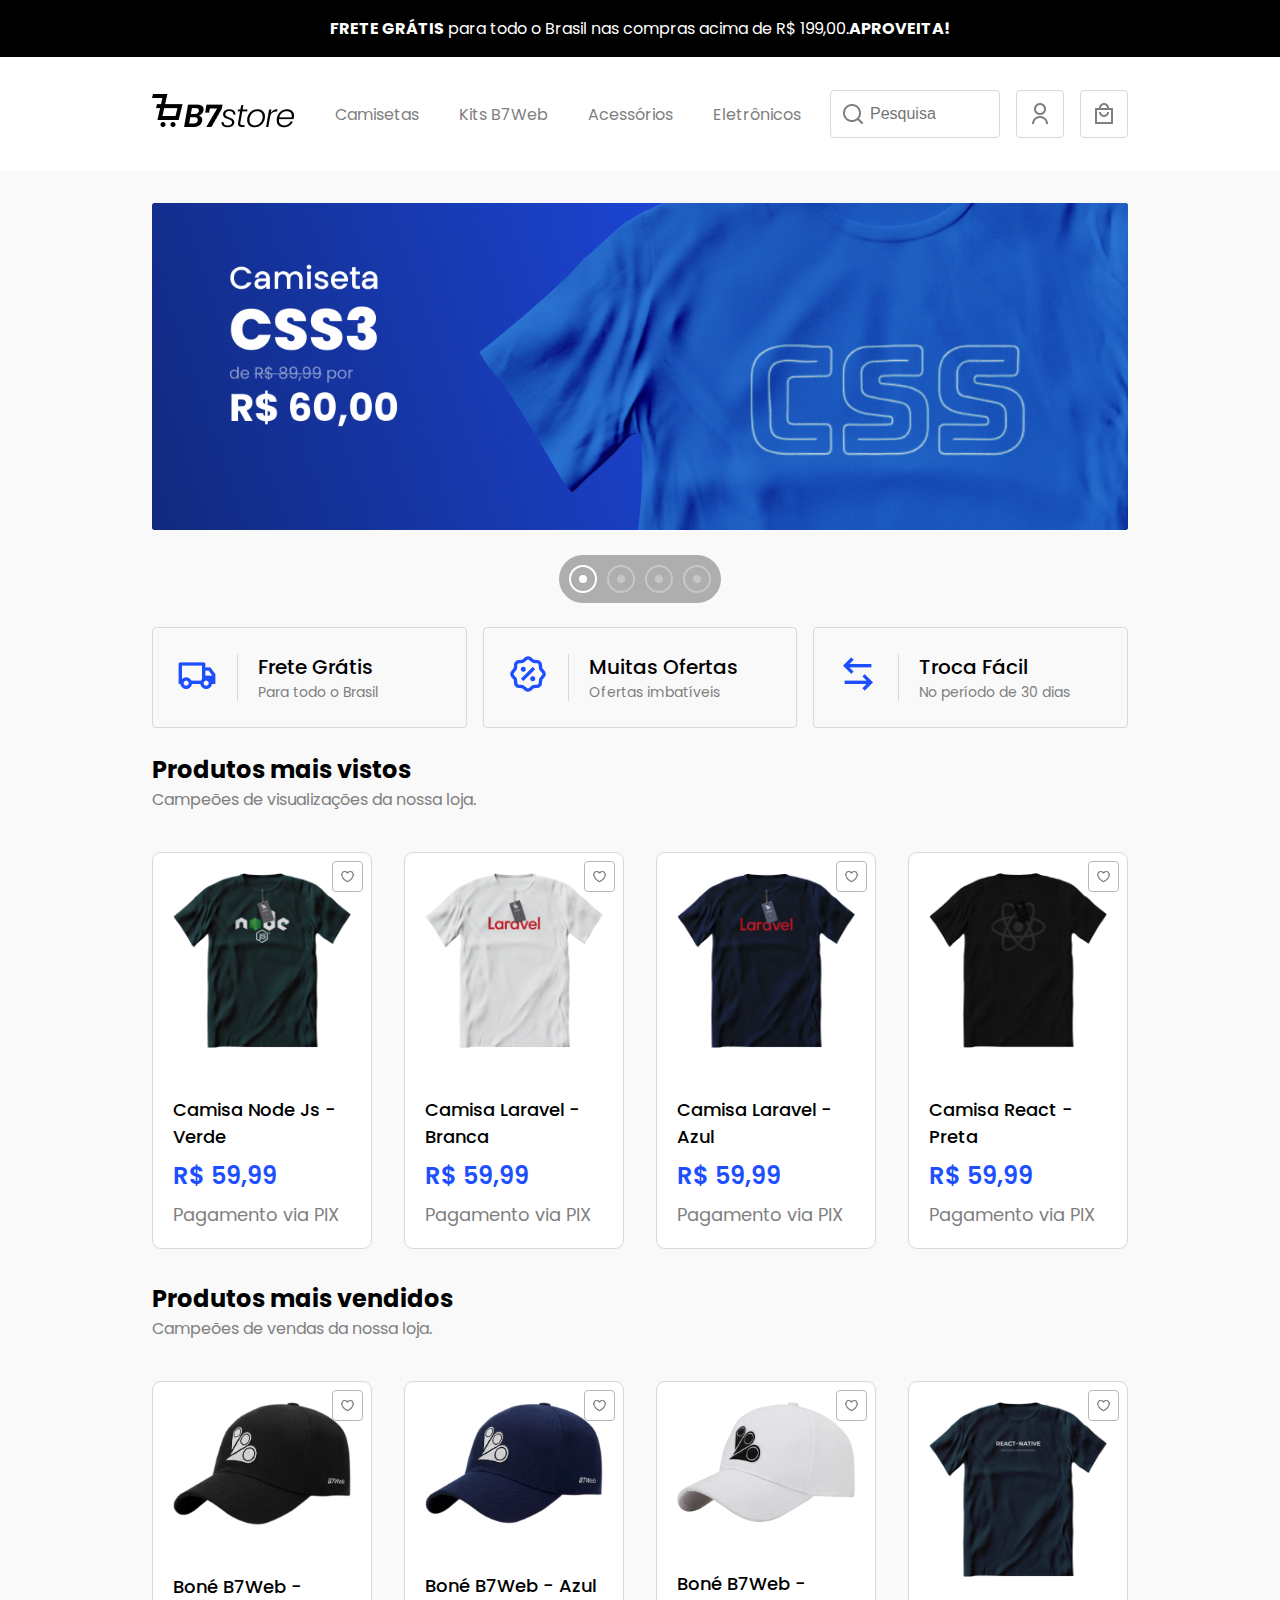
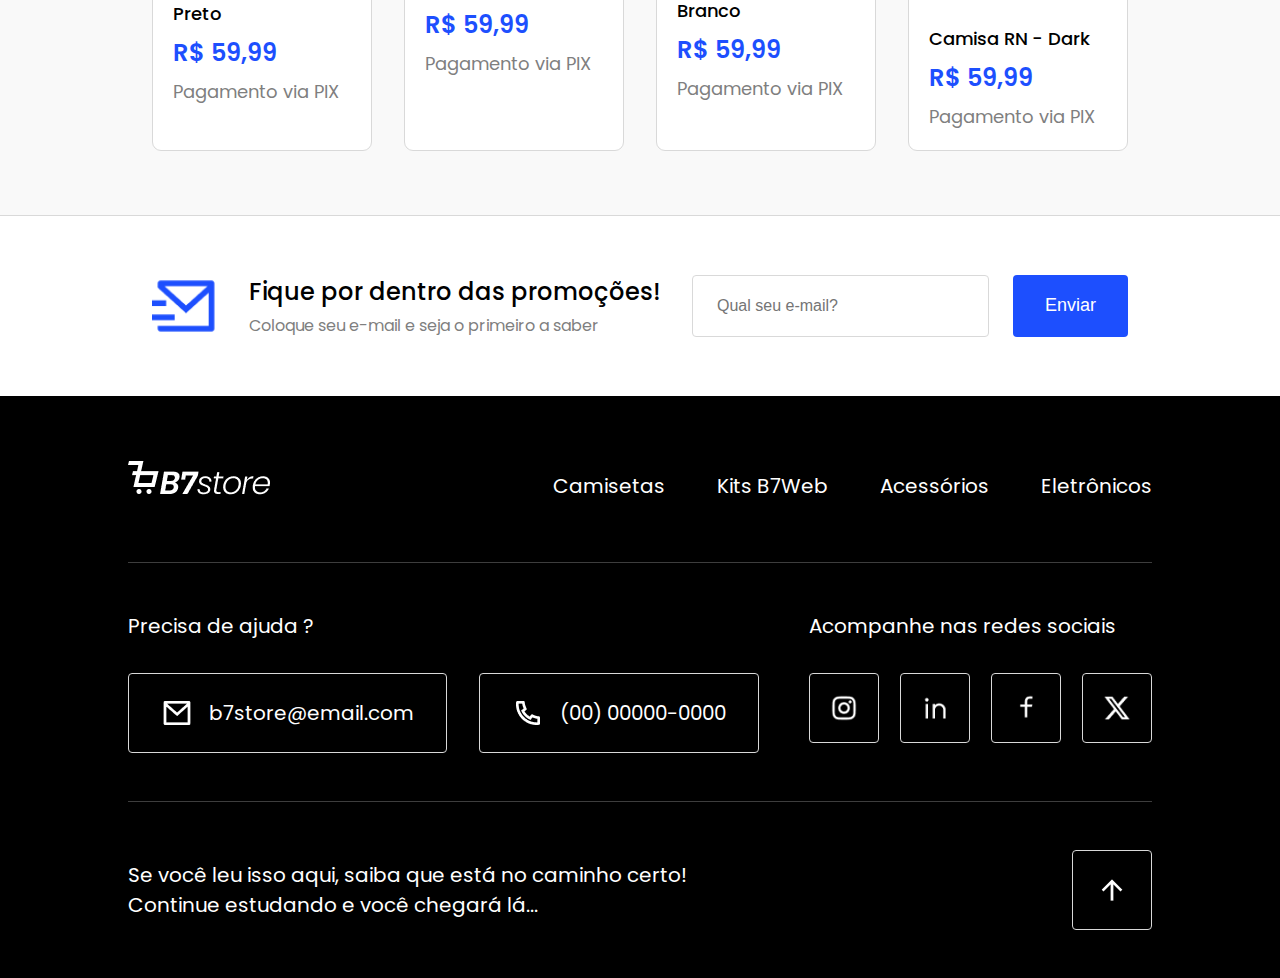
<file: index.html>
<!DOCTYPE html>
<html lang="pt-br">
<head>
  <meta charset="UTF-8">
  <meta name="viewport" content="width=device-width, initial-scale=1.0">
  <title>B7Store</title>
  <link rel="stylesheet" href="assets/css/global.css">
  <link rel="stylesheet" href="assets/css/header.css">
  <link rel="stylesheet" href="assets/css/newsletter.css">
  <link rel="stylesheet" href="assets/css/footer.css">
  <link rel="stylesheet" href="assets/css/home.css">
  <link rel="stylesheet" href="assets/css/single_product.css">
</head>
<body>
  <section class="header-warning">
    <div class="mobile"><span>FRETE GRÁTIS</span> para todo o Brasil!</div>
    <div class="desktop"><span>FRETE GRÁTIS</span> para todo o Brasil nas compras acima de R$ 199,00.<span>APROVEITA!</span></div>
  </section>
  <header>
    <div class="header-main">
      <div class="header-left">
        <a class="logo" href="index.html">
          <img src="assets/images/ui/logo-black.png" alt="B7Store">
        </a>
        <ul>
          <li><a href="produtos.html">Camisetas</a></li>
          <li><a href="produtos.html">Kits B7Web</a></li>
          <li><a href="produtos.html">Acessórios</a></li>
          <li><a href="produtos.html">Eletrônicos</a></li>
        </ul>
      </div>
      <div class="header-right">
        <input class="search" type="text" placeholder="Pesquisa">
        <a class="btn-icon" href="login.html">
          <img src="assets/images/ui/user-line.png" alt="">
        </a>
        <a class="btn-icon"  href="checkout.html">
          <img src="assets/images/ui/shopping-bag-4-line.png" alt="">
        </a>
        <a class="btn-icon menu-burguer">
          <img class="off" src="assets/images/ui/menu-line.png" alt="">
          <img class="on" src="assets/images/ui/menu-line-white.png" alt="">
        </a>
      </div>
    </div>
    <div class="header-menu-mobile">
      <a href="produtos.html">Camisetas</a>
      <a href="produtos.html">Kits B7Web</a>
      <a href="produtos.html">Acessórios</a>
      <a href="produtos.html">Eletrônicos</a>
    </div>
    <div class="header-search">
      <input class="search" type="text" placeholder="O que você procura?">
    </div>
  </header>
  <main>
    <section class="banner">
      <div class="banner-area">
        <a class="active" href="produtos.html"><img src="assets/images/banners/banner-1.png" alt="banner 1"></a>
        <a href="produtos.html"><img src="assets/images/banners/banner-2.png" alt="banner 2"></a>
        <a href="produtos.html"><img src="assets/images/banners/banner-3.png" alt="banner 3"></a>
        <a href="produtos.html"><img src="assets/images/banners/banner-4.png" alt="banner 4"></a>
      </div>
      <div class="banner-counter-area">
        <div class="banner-counter">
          <div class="banner-counter-item active">
            <div class="banner-counter-point"></div>
          </div>
          <div class="banner-counter-item">
            <div class="banner-counter-point"></div>
          </div>
          <div class="banner-counter-item">
            <div class="banner-counter-point"></div>
          </div>
          <div class="banner-counter-item">
            <div class="banner-counter-point"></div>
          </div>
        </div>
      </div>
    </section>
    <section class="warnings">
      <div class="warning">
        <div class="warning-icon">
          <img src="assets/images/ui/truck-line.png" alt="">
        </div>
        <div class="warning-info">
          <div class="warning-title">Frete Grátis</div>
          <div class="warning-subtitle">Para todo o Brasil</div>
        </div>
      </div>
      <div class="warning">
        <div class="warning-icon">
          <img src="assets/images/ui/discount-percent-line.png" alt="">
        </div>
        <div class="warning-info">
          <div class="warning-title">Muitas Ofertas</div>
          <div class="warning-subtitle">Ofertas imbatíveis</div>
        </div>
      </div>
      <div class="warning">
        <div class="warning-icon">
          <img src="assets/images/ui/arrow-left-right-line.png" alt="">
        </div>
        <div class="warning-info">
          <div class="warning-title">Troca Fácil</div>
          <div class="warning-subtitle">No período de 30 dias </div>
        </div>
      </div>
    </section>
    <section class="product-list">
      <h4>Produtos mais vistos</h4>
      <h5>Campeões de visualizações da nossa loja.</h5>
      <div class="products-area">
        <div class="product-item">
          <a href="product.html">
            <div class="product-photo">
              <img src="assets/images/products/camiseta-node.png" alt="camiseta node">
            </div>
            <div class="product-name">Camisa Node Js - Verde</div>
            <div class="product-price">R$ 59,99</div>
            <div class="product-info">Pagamento via PIX</div>
          </a>
          <div class="product-fav">
            <img src="assets/images/ui/heart-3-line.png" alt="like">
          </div>  
        </div>
        <div class="product-item">
          <a href="product.html">
            <div class="product-photo">
              <img src="assets/images/products/camiseta-laravel-branca.png" alt="camiseta laravel branca">
            </div>
            <div class="product-name">Camisa Laravel - Branca</div>
            <div class="product-price">R$ 59,99</div>
            <div class="product-info">Pagamento via PIX</div>
          </a>
          <div class="product-fav">
            <img src="assets/images/ui/heart-3-line.png" alt="like">
          </div>  
        </div>
        <div class="product-item">
          <a href="product.html">
            <div class="product-photo">
              <img src="assets/images/products/camiseta-laravel-azul.png" alt="camiseta laravel azul">
            </div>
            <div class="product-name">Camisa Laravel - Azul</div>
            <div class="product-price">R$ 59,99</div>
            <div class="product-info">Pagamento via PIX</div>
          </a>
          <div class="product-fav">
            <img src="assets/images/ui/heart-3-line.png" alt="like">
          </div>  
        </div>
        <div class="product-item">
          <a href="product.html">
            <div class="product-photo">
              <img src="assets/images/products/camiseta-react-preta.png" alt="camiseta react preta">
            </div>
            <div class="product-name">Camisa React - Preta</div>
            <div class="product-price">R$ 59,99</div>
            <div class="product-info">Pagamento via PIX</div>
          </a>
          <div class="product-fav">
            <img src="assets/images/ui/heart-3-line.png" alt="like">
          </div>  
        </div>
      </div>
    </section>
    <section class="product-list">
      <h4>Produtos mais vendidos</h4>
      <h5>Campeões de vendas da nossa loja.</h5>
      <div class="products-area">
        <div class="product-item">
          <a href="product.html">
            <div class="product-photo">
              <img src="assets/images/products/bone-b7-preto.png" alt="boné b7web preto">
            </div>
            <div class="product-name">Boné B7Web - Preto</div>
            <div class="product-price">R$ 59,99</div>
            <div class="product-info">Pagamento via PIX</div>
          </a>
          <div class="product-fav">
            <img src="assets/images/ui/heart-3-line.png" alt="like">
          </div>  
        </div>
        <div class="product-item">
          <a href="product.html">
            <div class="product-photo">
              <img src="assets/images/products/bone-b7-azul.png" alt="boné b7web azul">
            </div>
            <div class="product-name">Boné B7Web - Azul</div>
            <div class="product-price">R$ 59,99</div>
            <div class="product-info">Pagamento via PIX</div>
          </a>
          <div class="product-fav">
            <img src="assets/images/ui/heart-3-line.png" alt="like">
          </div>  
        </div>
        <div class="product-item">
          <a href="product.html">
            <div class="product-photo">
              <img src="assets/images/products/bone-b7-branco.png" alt="Boné B7Web branco">
            </div>
            <div class="product-name">Boné B7Web - Branco</div>
            <div class="product-price">R$ 59,99</div>
            <div class="product-info">Pagamento via PIX</div>
          </a>
          <div class="product-fav">
            <img src="assets/images/ui/heart-3-line.png" alt="like">
          </div>  
        </div>
        <div class="product-item">
          <a href="product.html">
            <div class="product-photo">
              <img src="assets/images/products/camiseta-react-native.png" alt="camiseta react Dark">
            </div>
            <div class="product-name">Camisa RN - Dark</div>
            <div class="product-price">R$ 59,99</div>
            <div class="product-info">Pagamento via PIX</div>
          </a>
          <div class="product-fav">
            <img src="assets/images/ui/heart-3-line.png" alt="like">
          </div>  
        </div>
      </div>
    </section>
  </main>
  <section class="newsletter">
    <div class="news-area">
      <div class="news-left">
        <img src="assets/images/ui/mail-send-line.png" alt="">
        <div>
          <h3>Fique por dentro das promoções!</h3>
          <p>Coloque seu e-mail e seja o primeiro a saber</p>
        </div>
      </div>
      <div class="news-right">
        <input class="input" type="email" placeholder="Qual seu e-mail?">
        <button class="button">Enviar</button>
      </div>
    </div>
  </section>
  <footer>
    <div class="footer-menu">
      <a class="logo" href=""><img src="assets/images/ui/logo-white.png" alt="B7Store"></a>
      <ul>
        <li><a href="produtos.html">Camisetas</a></li>
        <li><a href="produtos.html">Kits B7Web</a></li>
        <li><a href="produtos.html">Acessórios</a></li>
        <li><a href="produtos.html">Eletrônicos</a></li>
      </ul>
    </div>
    <div class="footer-contacts">
      <div class="contacts">
        <div class="footer-tiile">Precisa de ajuda ?</div>
        <div class="footer-icons">
          <a class="btn-icon-text" href="">
            <img src="assets/images/ui/mail-line.png" alt="email">
            <span>b7store@email.com</span>
          </a>
          <a class="btn-icon-text" href="">
            <img src="assets/images/ui/phone-line.png" alt="phone">
            <span>(00) 00000-0000</span>
          </a>
        </div>
      </div>
      <div class="social">
        <div class="footer-tiile">Acompanhe nas redes sociais</div>
        <div class="footer-icons">
          <a class="btn-icon" href="">
            <img src="assets/images/ui/instagram-line.png" alt="instagram">
          </a>
          <a class="btn-icon" href="">
            <img src="assets/images/ui/linkedin-line.png" alt="instagram">
          </a>
          <a class="btn-icon" href="">
            <img src="assets/images/ui/facebook-line.png" alt="instagram">
          </a>
          <a class="btn-icon" href="">
            <img src="assets/images/ui/twitter-x-fill.png" alt="instagram">
          </a>
        </div>
      </div>
    </div>
    <div class="footer-bottom">
      <div class="phrase">Se você leu isso aqui, saiba que está no caminho certo! <br/>
        Continue estudando e você chegará lá...
      </div>
      <div class="btn-icon">
        <img src="assets/images/ui/arrow-up-line.png" alt="Seta subir">
      </div>
    </div>
  </footer>
  <script type="text/javascript" src="assets/js/header.js"></script>
  <script type="text/javascript" src="assets/js/footer.js"></script>
  <script type="text/javascript" src="assets/js/home.js"></script>
</body>
</html>
</file>
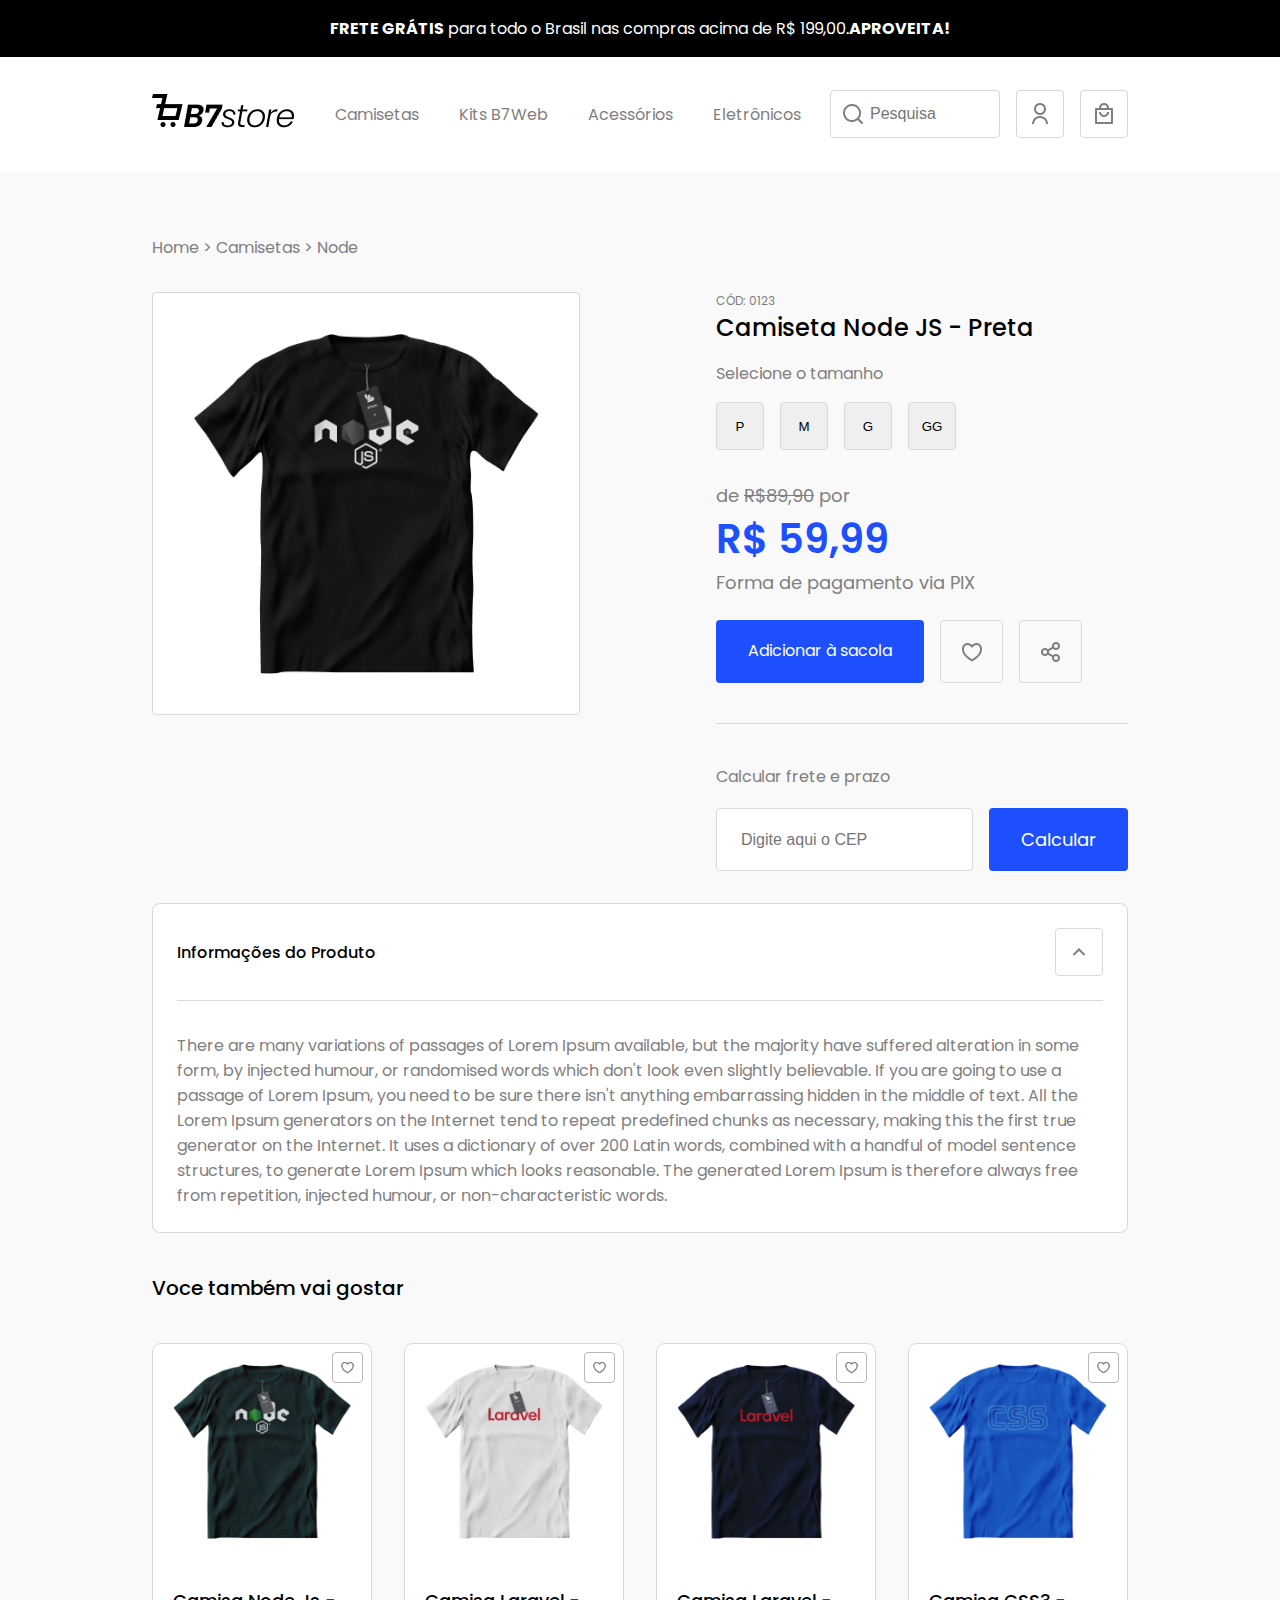
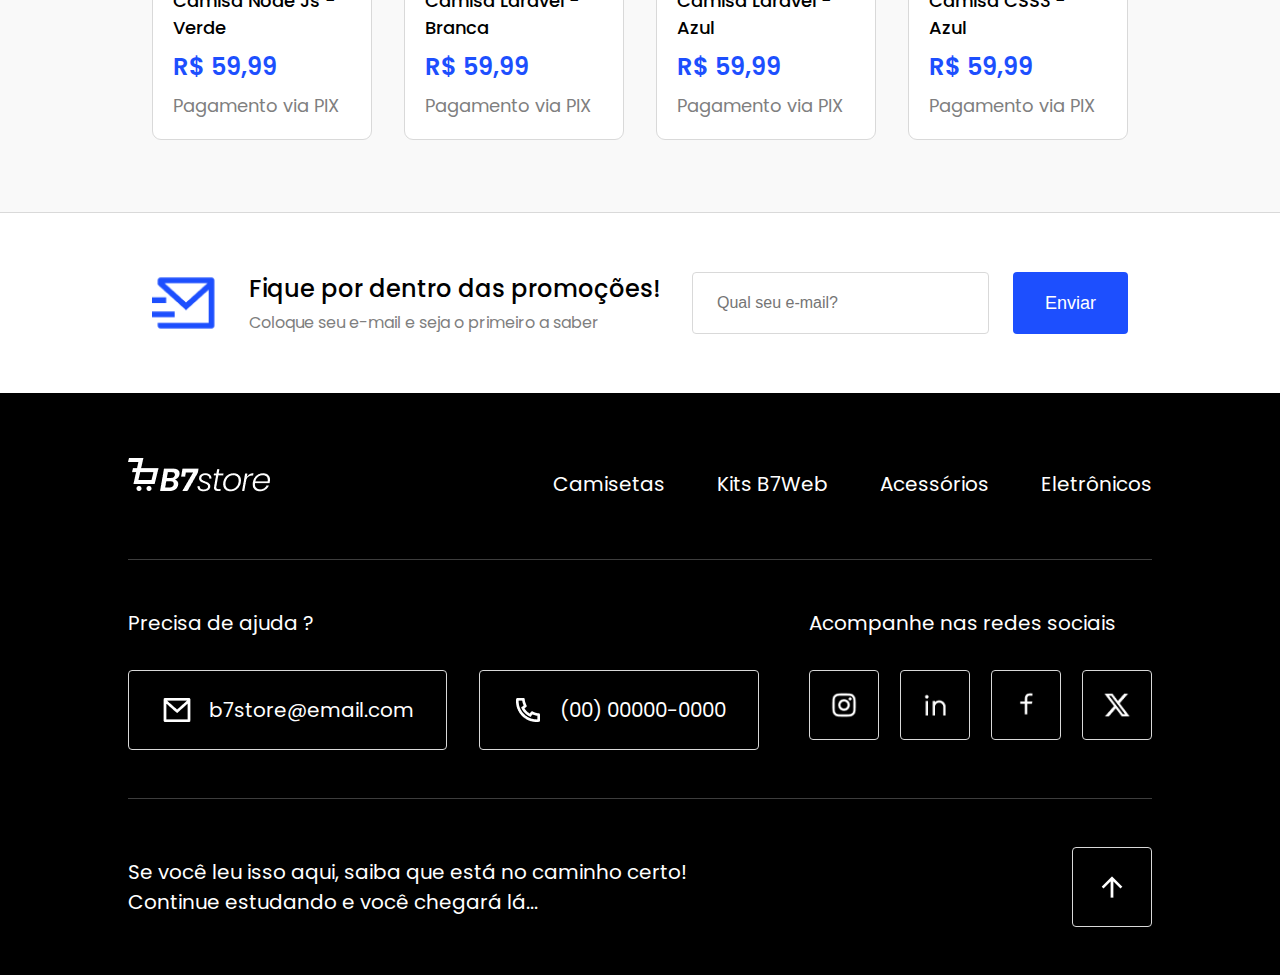
<file: product.html>
<!DOCTYPE html>
<html lang="pt-br">
<head>
  <meta charset="UTF-8">
  <meta name="viewport" content="width=device-width, initial-scale=1.0">
  <title>B7Store</title>
  <link rel="stylesheet" href="assets/css/global.css">
  <link rel="stylesheet" href="assets/css/header.css">
  <link rel="stylesheet" href="assets/css/newsletter.css">
  <link rel="stylesheet" href="assets/css/footer.css">
  <link rel="stylesheet" href="assets/css/single_product.css">
  <link rel="stylesheet" href="assets/css/product.css">
</head>
<body>
  <section class="header-warning">
    <div class="mobile"><span>FRETE GRÁTIS</span> para todo o Brasil!</div>
    <div class="desktop"><span>FRETE GRÁTIS</span> para todo o Brasil nas compras acima de R$ 199,00.<span>APROVEITA!</span></div>
  </section>
  <header>
    <div class="header-main">
      <div class="header-left">
        <a class="logo" href="index.html">
          <img src="assets/images/ui/logo-black.png" alt="B7Store">
        </a>
        <ul>
          <li><a href="produtos.html">Camisetas</a></li>
          <li><a href="produtos.html">Kits B7Web</a></li>
          <li><a href="produtos.html">Acessórios</a></li>
          <li><a href="produtos.html">Eletrônicos</a></li>
        </ul>
      </div>
      <div class="header-right">
        <input class="search" type="text" placeholder="Pesquisa">
        <a class="btn-icon" href="login.html">
          <img src="assets/images/ui/user-line.png" alt="">
        </a>
        <a class="btn-icon"  href="checkout.html">
          <img src="assets/images/ui/shopping-bag-4-line.png" alt="">
        </a>
        <a class="btn-icon menu-burguer">
          <img class="off" src="assets/images/ui/menu-line.png" alt="">
          <img class="on" src="assets/images/ui/menu-line-white.png" alt="">
        </a>
      </div>
    </div>
    <div class="header-menu-mobile">
      <a href="produtos.html">Camisetas</a>
      <a href="produtos.html">Kits B7Web</a>
      <a href="produtos.html">Acessórios</a>
      <a href="produtos.html">Eletrônicos</a>
    </div>
    <div class="header-search">
      <input class="search" type="text" placeholder="O que você procura?">
    </div>
  </header>
  <main>

    <section class="breadcrumb">Home > Camisetas > Node</section>

    <section class="product">
      <div class="photo-area">
        <div class="photo">
          <img src="assets/images/products/camiseta-node-preta.png" alt="Camiseta Node Js Preto">
        </div>
      </div>
      <div class="info">
        <div class="id">CÓD: 0123</div>
        <div class="name">Camiseta Node JS - Preta</div>
        <div class="size">
          <div class="size-text">Selecione o tamanho</div>
          <div class="size-buttons">
            <button class="btn-icon">P</button>
            <button class="btn-icon">M</button>
            <button class="btn-icon">G</button>
            <button class="btn-icon">GG</button>
          </div>
        </div>
        <div class="price-from">de <span>R$89,90</span>  por</div>
        <div class="price-to">R$ 59,99</div>
        <div class="payments">Forma de pagamento via PIX</div>
        <div class="buttons">
          <div class="button">Adicionar à sacola</div>
          <div class="btn-icon">
            <img src="assets/images/ui/heart-3-line.png" alt="favorito">
          </div>
          <div class="btn-icon">
            <img src="assets/images/ui/share-line.png" alt="compartilhar">
          </div>
        </div>
        <div class="shipping">
          <div class="shipping-text">Calcular frete e prazo</div>
          <div class="shipping-input">
            <input type="text" class="input" placeholder="Digite aqui o CEP">
            <div class="button">Calcular</div>
          </div>
        </div>
      </div>
    </section>

    <section class="description">
      <div class="desc-header">
        <div>Informações do Produto</div>
        <div class="btn-icon">
          <img src="assets/images/ui/arrow-left-s-line.png" alt="arow">
        </div>
      </div>
      <div class="desc-body">
        There are many variations of passages of Lorem Ipsum available, 
        but the majority have suffered alteration in some form, by injected humour, 
        or randomised words which don't look even slightly believable. 
        If you are going to use a passage of Lorem Ipsum, 
        you need to be sure there isn't anything embarrassing hidden in the middle of text. 
        All the Lorem Ipsum generators on the Internet tend to repeat predefined chunks as necessary, 
        making this the first true generator on the Internet. 
        It uses a dictionary of over 200 Latin words, 
        combined with a handful of model sentence structures, 
        to generate Lorem Ipsum which looks reasonable. 
        The generated Lorem Ipsum is therefore always free from repetition, 
        injected humour, or non-characteristic words.
      </div>
    </section>

    <section class="related">
      <div class="related-title">Voce também vai gostar</div>
      <div class="related-grid">
        
        <div class="product-item">
          <a href="product.html">
            <div class="product-photo">
              <img src="assets/images/products/camiseta-node.png" alt="camiseta node">
            </div>
            <div class="product-name">Camisa Node Js - Verde</div>
            <div class="product-price">R$ 59,99</div>
            <div class="product-info">Pagamento via PIX</div>
          </a>
          <div class="product-fav">
            <img src="assets/images/ui/heart-3-line.png" alt="like">
          </div>  
        </div>

        <div class="product-item">
          <a href="product.html">
            <div class="product-photo">
              <img src="assets/images/products/camiseta-laravel-branca.png" alt="camiseta laravel">
            </div>
            <div class="product-name">Camisa Laravel - Branca</div>
            <div class="product-price">R$ 59,99</div>
            <div class="product-info">Pagamento via PIX</div>
          </a>
          <div class="product-fav">
            <img src="assets/images/ui/heart-3-line.png" alt="like">
          </div>  
        </div>

        <div class="product-item">
          <a href="product.html">
            <div class="product-photo">
              <img src="assets/images/products/camiseta-laravel-azul.png" alt="camiseta laravel">
            </div>
            <div class="product-name">Camisa Laravel - Azul</div>
            <div class="product-price">R$ 59,99</div>
            <div class="product-info">Pagamento via PIX</div>
          </a>
          <div class="product-fav">
            <img src="assets/images/ui/heart-3-line.png" alt="like">
          </div>  
        </div>

        <div class="product-item">
          <a href="product.html">
            <div class="product-photo">
              <img src="assets/images/products/camiseta-css.png" alt="camiseta css3">
            </div>
            <div class="product-name">Camisa CSS3 - Azul</div>
            <div class="product-price">R$ 59,99</div>
            <div class="product-info">Pagamento via PIX</div>
          </a>
          <div class="product-fav">
            <img src="assets/images/ui/heart-3-line.png" alt="like">
          </div>  
        </div>
      </div>
    </section>

  </main>
  <section class="newsletter">
    <div class="news-area">
      <div class="news-left">
        <img src="assets/images/ui/mail-send-line.png" alt="">
        <div>
          <h3>Fique por dentro das promoções!</h3>
          <p>Coloque seu e-mail e seja o primeiro a saber</p>
        </div>
      </div>
      <div class="news-right">
        <input class="input" type="email" placeholder="Qual seu e-mail?">
        <button class="button">Enviar</button>
      </div>
    </div>
  </section>
  <footer>
    <div class="footer-menu">
      <a class="logo" href=""><img src="assets/images/ui/logo-white.png" alt="B7Store"></a>
      <ul>
        <li><a href="produtos.html">Camisetas</a></li>
        <li><a href="produtos.html">Kits B7Web</a></li>
        <li><a href="produtos.html">Acessórios</a></li>
        <li><a href="produtos.html">Eletrônicos</a></li>
      </ul>
    </div>
    <div class="footer-contacts">
      <div class="contacts">
        <div class="footer-tiile">Precisa de ajuda ?</div>
        <div class="footer-icons">
          <a class="btn-icon-text" href="">
            <img src="assets/images/ui/mail-line.png" alt="email">
            <span>b7store@email.com</span>
          </a>
          <a class="btn-icon-text" href="">
            <img src="assets/images/ui/phone-line.png" alt="phone">
            <span>(00) 00000-0000</span>
          </a>
        </div>
      </div>
      <div class="social">
        <div class="footer-tiile">Acompanhe nas redes sociais</div>
        <div class="footer-icons">
          <a class="btn-icon" href="">
            <img src="assets/images/ui/instagram-line.png" alt="instagram">
          </a>
          <a class="btn-icon" href="">
            <img src="assets/images/ui/linkedin-line.png" alt="instagram">
          </a>
          <a class="btn-icon" href="">
            <img src="assets/images/ui/facebook-line.png" alt="instagram">
          </a>
          <a class="btn-icon" href="">
            <img src="assets/images/ui/twitter-x-fill.png" alt="instagram">
          </a>
        </div>
      </div>
    </div>
    <div class="footer-bottom">
      <div class="phrase">Se você leu isso aqui, saiba que está no caminho certo! <br/>
        Continue estudando e você chegará lá...
      </div>
      <div class="btn-icon">
        <img src="assets/images/ui/arrow-up-line.png" alt="Seta subir">
      </div>
    </div>
  </footer>
  <script type="text/javascript" src="assets/js/header.js"></script>
  <script type="text/javascript" src="assets/js/footer.js"></script>
  <script type="text/javascript" src="assets/js/product.js"></script>
</body>
</html>
</file>
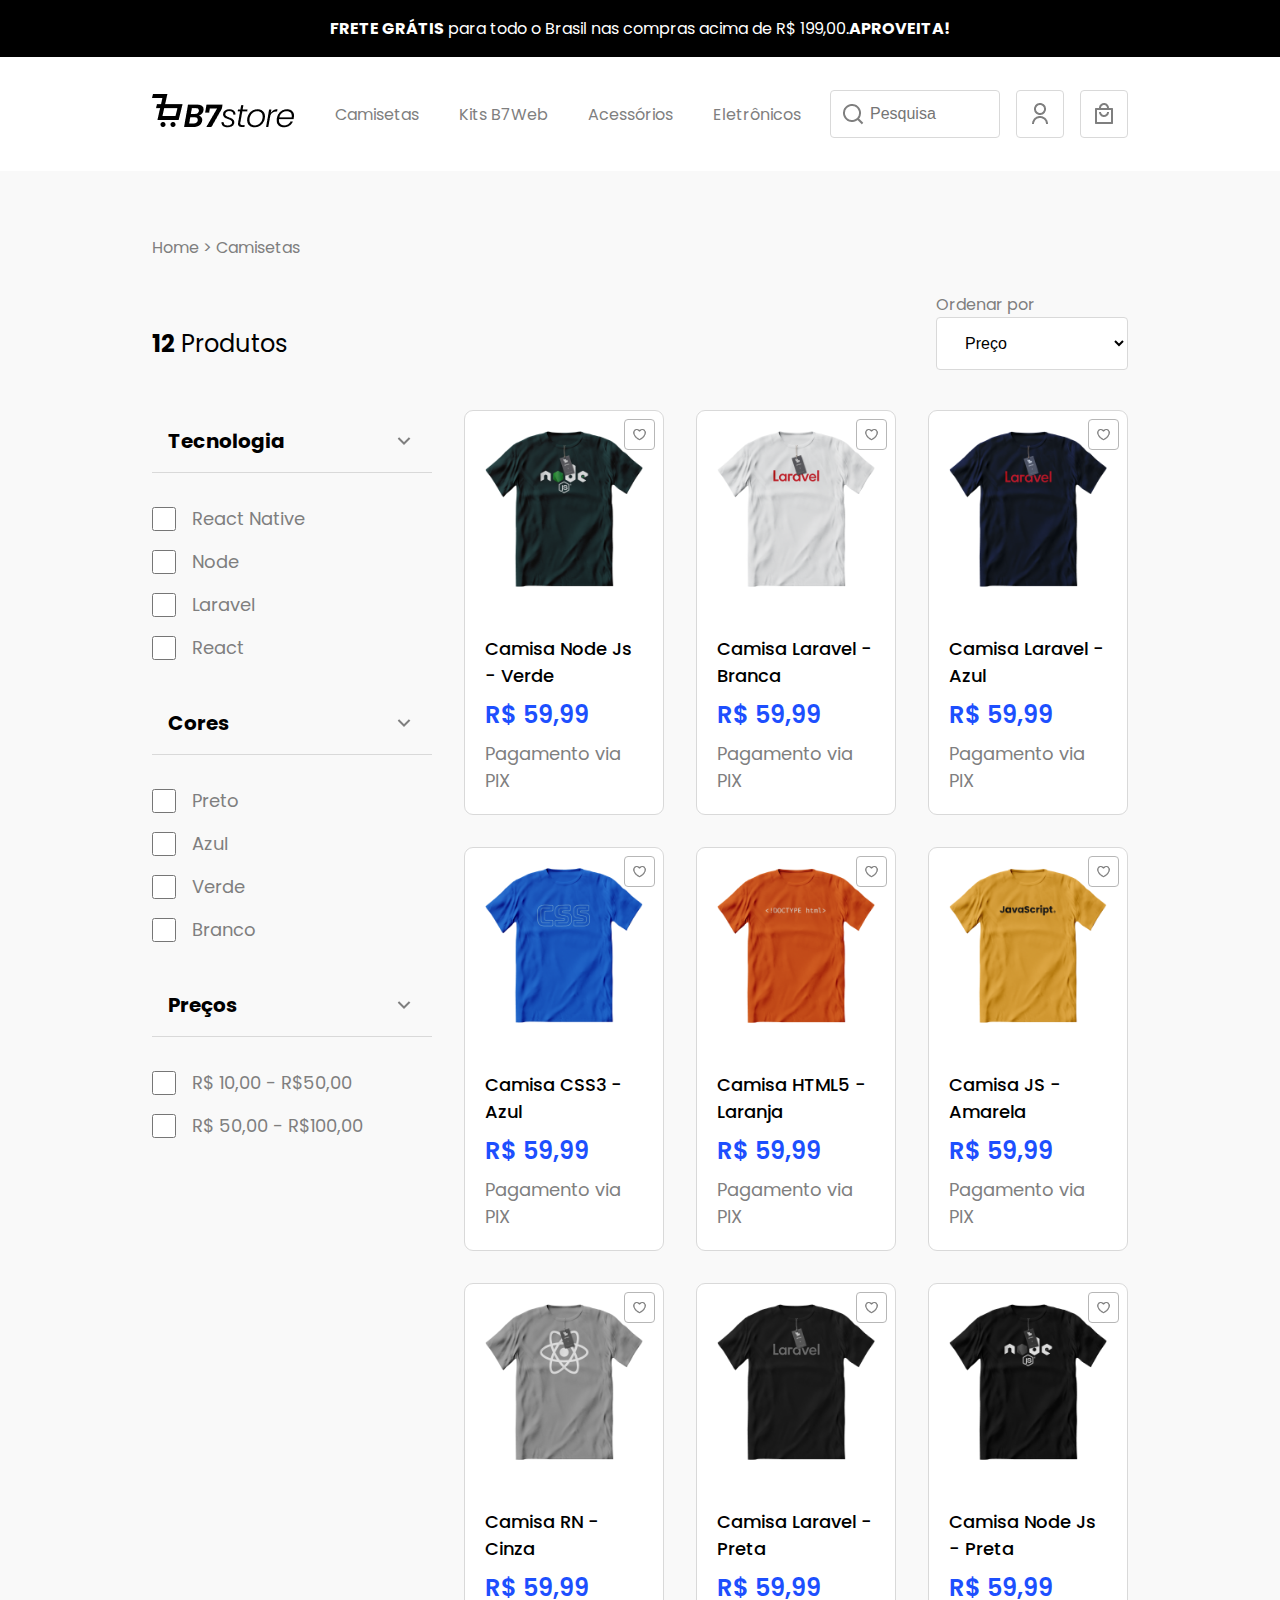
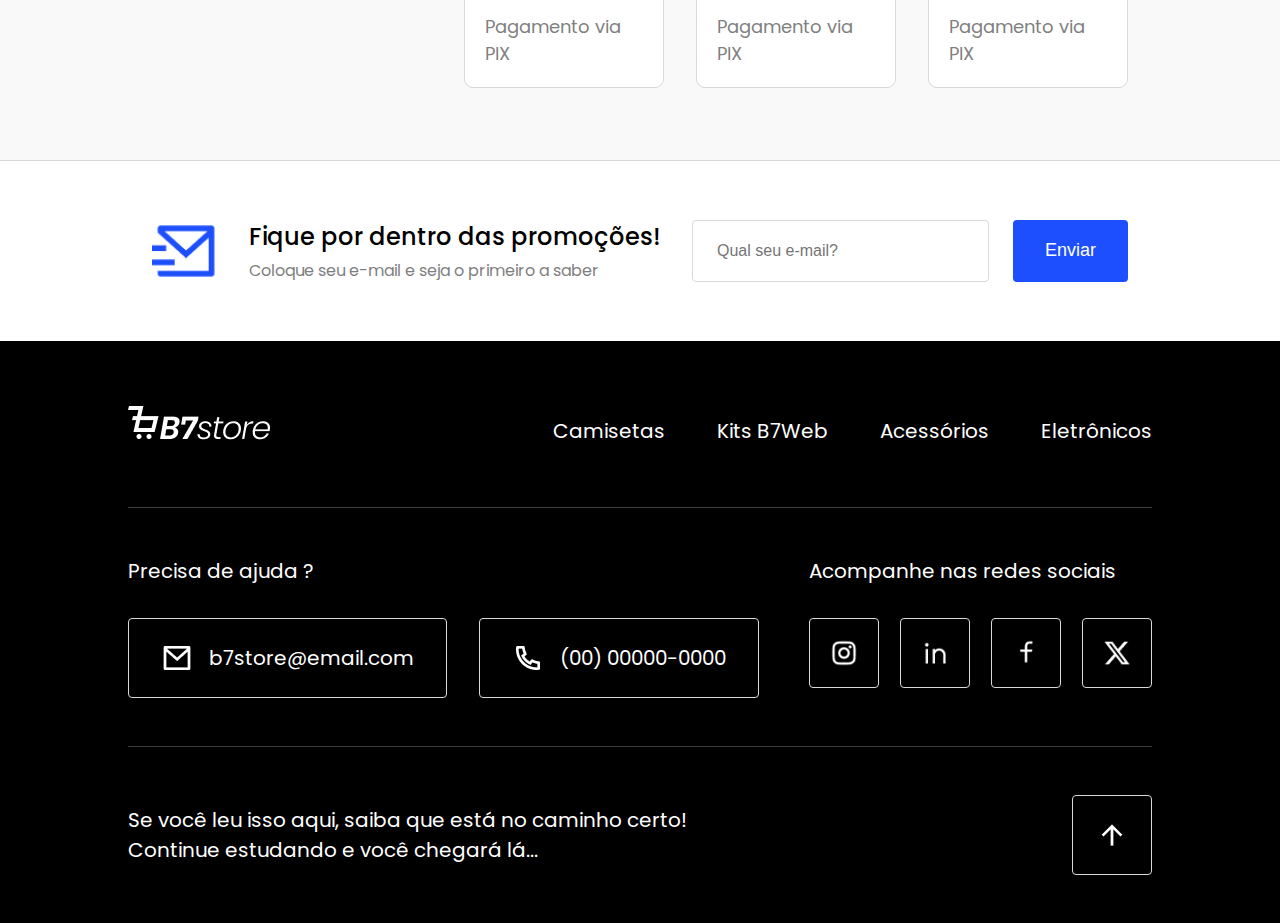
<file: produtos.html>
<!DOCTYPE html>
<html lang="pt-br">
<head>
  <meta charset="UTF-8">
  <meta name="viewport" content="width=device-width, initial-scale=1.0">
  <title>B7Store</title>
  <link rel="stylesheet" href="assets/css/global.css">
  <link rel="stylesheet" href="assets/css/header.css">
  <link rel="stylesheet" href="assets/css/newsletter.css">
  <link rel="stylesheet" href="assets/css/footer.css">
  <link rel="stylesheet" href="assets/css/single_product.css">
  <link rel="stylesheet" href="assets/css/produtos.css">
</head>
<body>
  <section class="header-warning">
    <div class="mobile"><span>FRETE GRÁTIS</span> para todo o Brasil!</div>
    <div class="desktop"><span>FRETE GRÁTIS</span> para todo o Brasil nas compras acima de R$ 199,00.<span>APROVEITA!</span></div>
  </section>
  <header>
    <div class="header-main">
      <div class="header-left">
        <a class="logo" href="index.html">
          <img src="assets/images/ui/logo-black.png" alt="B7Store">
        </a>
        <ul>
          <li><a href="produtos.html">Camisetas</a></li>
          <li><a href="produtos.html">Kits B7Web</a></li>
          <li><a href="produtos.html">Acessórios</a></li>
          <li><a href="produtos.html">Eletrônicos</a></li>
        </ul>
      </div>
      <div class="header-right">
        <input class="search" type="text" placeholder="Pesquisa">
        <a class="btn-icon" href="login.html">
          <img src="assets/images/ui/user-line.png" alt="">
        </a>
        <a class="btn-icon"  href="checkout.html">
          <img src="assets/images/ui/shopping-bag-4-line.png" alt="">
        </a>
        <a class="btn-icon menu-burguer">
          <img class="off" src="assets/images/ui/menu-line.png" alt="">
          <img class="on" src="assets/images/ui/menu-line-white.png" alt="">
        </a>
      </div>
    </div>
    <div class="header-menu-mobile">
      <a href="produtos.html">Camisetas</a>
      <a href="produtos.html">Kits B7Web</a>
      <a href="produtos.html">Acessórios</a>
      <a href="produtos.html">Eletrônicos</a>
    </div>
    <div class="header-search">
      <input class="search" type="text" placeholder="O que você procura?">
    </div>
  </header>
  <main>

    <section class="breadcrumb">Home > Camisetas</section>
    <section class="info">
      <div class="product-qt"><span>12</span> Produtos</div>
      <div class="top-buttons">
        <div class="top-button" data-name="order">
          <div class="top-button-name">Ordenar</div>
          <div class="top-button-icon">
            <img src="assets/images/ui/arrow-up-down-line.png" alt="Ordenar">
          </div>
        </div>
        <div class="top-button" data-name="filter">
          <div class="top-button-name">Filtrar</div>
          <div class="top-button-icon">
            <img src="assets/images/ui/equalizer-2-line.png" alt="Ordenar">
          </div>
        </div>
      </div>
      <div class="order-area">
        <label for="order">Ordenar por</label>
        <select name="order" id="order">
          <option value="price">Preço</option>
          <option value="bestselling">Mais vendidos</option>
          <option value="alpha">Ordem alfabética</option>
        </select>
      </div>
    </section>

    <section class="products">
      <div class="filters">

        <div class="filter">
          <div class="filter-header">
            <div class="filter-name">Tecnologia</div>
            <img class="filter-icon" src="assets/images/ui/arrow-left-s-line.png" alt="">
          </div>
          <div class="filter-body">
            <label for="" class="filter-option">
              <input type="checkbox" name="tecnologia" value="rn">
              <span>React Native</span>
            </label>
            <label for="" class="filter-option">
              <input type="checkbox" name="tecnologia" value="node">
              <span>Node</span>
            </label>
            <label for="" class="filter-option">
              <input type="checkbox" name="tecnologia" value="laravel">
              <span>Laravel</span>
            </label>
            <label for="" class="filter-option">
              <input type="checkbox" name="tecnologia" value="react">
              <span>React</span>
            </label>
          </div>
        </div>

        <div class="filter">
          <div class="filter-header">
            <div class="filter-name">Cores</div>
            <img class="filter-icon" src="assets/images/ui/arrow-left-s-line.png" alt="">
          </div>
          <div class="filter-body">
            <label for="" class="filter-option">
              <input type="checkbox" name="Cores" value="preto">
              <span>Preto</span>
            </label>
            <label for="" class="filter-option">
              <input type="checkbox" name="Cores" value="azul">
              <span>Azul</span>
            </label>
            <label for="" class="filter-option">
              <input type="checkbox" name="Cores" value="verde">
              <span>Verde</span>
            </label>
            <label for="" class="filter-option">
              <input type="checkbox" name="Cores" value="branco">
              <span>Branco</span>
            </label>
          </div>
        </div>

        <div class="filter">
          <div class="filter-header">
            <div class="filter-name">Preços</div>
            <img class="filter-icon" src="assets/images/ui/arrow-left-s-line.png" alt="">
          </div>
          <div class="filter-body">
            <label for="" class="filter-option">
              <input type="checkbox" name="precos" value="R$ 10,00 - R$50,00">
              <span>R$ 10,00 - R$50,00</span>
            </label>
            <label for="" class="filter-option">
              <input type="checkbox" name="precos" value="R$ 50,00 - R$100,00">
              <span>R$ 50,00 - R$100,00</span>
            </label>
          </div>
        </div>
      </div>
      <div class="grid">

        <div class="product-item">
          <a href="product.html">
            <div class="product-photo">
              <img src="assets/images/products/camiseta-node.png" alt="camiseta node">
            </div>
            <div class="product-name">Camisa Node Js - Verde</div>
            <div class="product-price">R$ 59,99</div>
            <div class="product-info">Pagamento via PIX</div>
          </a>
          <div class="product-fav">
            <img src="assets/images/ui/heart-3-line.png" alt="like">
          </div>  
        </div>

        <div class="product-item">
          <a href="product.html">
            <div class="product-photo">
              <img src="assets/images/products/camiseta-laravel-branca.png" alt="camiseta laravel">
            </div>
            <div class="product-name">Camisa Laravel - Branca</div>
            <div class="product-price">R$ 59,99</div>
            <div class="product-info">Pagamento via PIX</div>
          </a>
          <div class="product-fav">
            <img src="assets/images/ui/heart-3-line.png" alt="like">
          </div>  
        </div>

        <div class="product-item">
          <a href="product.html">
            <div class="product-photo">
              <img src="assets/images/products/camiseta-laravel-azul.png" alt="camiseta laravel">
            </div>
            <div class="product-name">Camisa Laravel - Azul</div>
            <div class="product-price">R$ 59,99</div>
            <div class="product-info">Pagamento via PIX</div>
          </a>
          <div class="product-fav">
            <img src="assets/images/ui/heart-3-line.png" alt="like">
          </div>  
        </div>

        <div class="product-item">
          <a href="product.html">
            <div class="product-photo">
              <img src="assets/images/products/camiseta-css.png" alt="camiseta css3">
            </div>
            <div class="product-name">Camisa CSS3 - Azul</div>
            <div class="product-price">R$ 59,99</div>
            <div class="product-info">Pagamento via PIX</div>
          </a>
          <div class="product-fav">
            <img src="assets/images/ui/heart-3-line.png" alt="like">
          </div>  
        </div>

        <div class="product-item">
          <a href="product.html">
            <div class="product-photo">
              <img src="assets/images/products/camiseta-html.png" alt="camiseta html5">
            </div>
            <div class="product-name">Camisa HTML5 - Laranja</div>
            <div class="product-price">R$ 59,99</div>
            <div class="product-info">Pagamento via PIX</div>
          </a>
          <div class="product-fav">
            <img src="assets/images/ui/heart-3-line.png" alt="like">
          </div>  
        </div>

        <div class="product-item">
          <a href="product.html">
            <div class="product-photo">
              <img src="assets/images/products/camiseta-js.png" alt="camiseta js">
            </div>
            <div class="product-name">Camisa JS - Amarela</div>
            <div class="product-price">R$ 59,99</div>
            <div class="product-info">Pagamento via PIX</div>
          </a>
          <div class="product-fav">
            <img src="assets/images/ui/heart-3-line.png" alt="like">
          </div>  
        </div>

        <div class="product-item">
          <a href="product.html">
            <div class="product-photo">
              <img src="assets/images/products/camiseta-react-cinza.png" alt="camiseta RN">
            </div>
            <div class="product-name">Camisa RN - Cinza</div>
            <div class="product-price">R$ 59,99</div>
            <div class="product-info">Pagamento via PIX</div>
          </a>
          <div class="product-fav">
            <img src="assets/images/ui/heart-3-line.png" alt="like">
          </div>  
        </div>

        <div class="product-item">
          <a href="product.html">
            <div class="product-photo">
              <img src="assets/images/products/camiseta-laravel-preta.png" alt="camiseta laravel">
            </div>
            <div class="product-name">Camisa Laravel - Preta</div>
            <div class="product-price">R$ 59,99</div>
            <div class="product-info">Pagamento via PIX</div>
          </a>
          <div class="product-fav">
            <img src="assets/images/ui/heart-3-line.png" alt="like">
          </div>  
        </div>

        <div class="product-item">
          <a href="product.html">
            <div class="product-photo">
              <img src="assets/images/products/camiseta-node-preta.png" alt="camiseta node">
            </div>
            <div class="product-name">Camisa Node Js - Preta</div>
            <div class="product-price">R$ 59,99</div>
            <div class="product-info">Pagamento via PIX</div>
          </a>
          <div class="product-fav">
            <img src="assets/images/ui/heart-3-line.png" alt="like">
          </div>  
        </div>
      </div>
    </section>

  </main>
  <section class="newsletter">
    <div class="news-area">
      <div class="news-left">
        <img src="assets/images/ui/mail-send-line.png" alt="">
        <div>
          <h3>Fique por dentro das promoções!</h3>
          <p>Coloque seu e-mail e seja o primeiro a saber</p>
        </div>
      </div>
      <div class="news-right">
        <input class="input" type="email" placeholder="Qual seu e-mail?">
        <button class="button">Enviar</button>
      </div>
    </div>
  </section>
  <footer>
    <div class="footer-menu">
      <a class="logo" href=""><img src="assets/images/ui/logo-white.png" alt="B7Store"></a>
      <ul>
        <li><a href="produtos.html">Camisetas</a></li>
        <li><a href="produtos.html">Kits B7Web</a></li>
        <li><a href="produtos.html">Acessórios</a></li>
        <li><a href="produtos.html">Eletrônicos</a></li>
      </ul>
    </div>
    <div class="footer-contacts">
      <div class="contacts">
        <div class="footer-tiile">Precisa de ajuda ?</div>
        <div class="footer-icons">
          <a class="btn-icon-text" href="">
            <img src="assets/images/ui/mail-line.png" alt="email">
            <span>b7store@email.com</span>
          </a>
          <a class="btn-icon-text" href="">
            <img src="assets/images/ui/phone-line.png" alt="phone">
            <span>(00) 00000-0000</span>
          </a>
        </div>
      </div>
      <div class="social">
        <div class="footer-tiile">Acompanhe nas redes sociais</div>
        <div class="footer-icons">
          <a class="btn-icon" href="">
            <img src="assets/images/ui/instagram-line.png" alt="instagram">
          </a>
          <a class="btn-icon" href="">
            <img src="assets/images/ui/linkedin-line.png" alt="instagram">
          </a>
          <a class="btn-icon" href="">
            <img src="assets/images/ui/facebook-line.png" alt="instagram">
          </a>
          <a class="btn-icon" href="">
            <img src="assets/images/ui/twitter-x-fill.png" alt="instagram">
          </a>
        </div>
      </div>
    </div>
    <div class="footer-bottom">
      <div class="phrase">Se você leu isso aqui, saiba que está no caminho certo! <br/>
        Continue estudando e você chegará lá...
      </div>
      <div class="btn-icon">
        <img src="assets/images/ui/arrow-up-line.png" alt="Seta subir">
      </div>
    </div>
  </footer>
  <script type="text/javascript" src="assets/js/header.js"></script>
  <script type="text/javascript" src="assets/js/footer.js"></script>
  <script type="text/javascript" src="assets/js/home.js"></script>
  <script type="text/javascript" src="assets/js/produtos.js"></script>
</body>
</html>
</file>
<file: assets/css/global.css>
@import url('https://fonts.googleapis.com/css2?family=Poppins:ital,wght@0,100;0,200;0,300;0,400;0,500;0,600;0,700;0,800;0,900;1,100;1,200;1,300;1,400;1,500;1,600;1,700;1,800;1,900&display=swap');

* {
  margin: 0;
  padding: 0;
  list-style: none;
  box-sizing: border-box;
}

html {
  font-size: 62.5%;
}

body {
  font-size: 1.6rem;
  font-family: "Poppins", serif;
  background-color: #F9F9F9;
}

main {
  max-width: 1024px;
  margin: auto;
  padding: 32px 0;
}

.btn-icon {
  height: 48px;
  width : 48px;
  border: 1px solid #D9D9D9;
  border-radius: 4px;
  display: flex;
  justify-content: center;
  align-items: center;
  cursor: pointer;
}

.btn-icon img {
  height: 24px;
  width: 24px;
}

.btn-icon:hover {
  background-color: rgba(0, 0, 0, 0.05);
}

.input {
  border: 1px solid #D9D9D9;
  border-radius: 4px;
  font-size: 1.6rem;
  color: #7f7f7f;
  outline: none;
  padding: 21px 24px;
}

.button {
  background-color: #1D4FFE;
  color: #FFF;
  font-size: 1.8rem;
  border: 0;
  border-radius: 4px;
  padding: 18px 32px;
}

@media (width < 390px ) {
  .btn-icon {
    height: 40px;
    width : 40px;
  }

  .btn-icon img {
    height: 20px;
    width: 20px;
  }
  
}

@media (width < 370px ) {
  .btn-icon {
    height: 26px;
    width : 26px;
  }

  .btn-icon img {
    height: 10px;
    width: 10px;
  }
  
}
</file>
<file: assets/css/header.css>
.header-warning {
  background-color: #000;
  color: #FFF;
  padding: 16px 0;
  text-align: center;
}

.header-warning span {
  font-weight: bold;
}

.header-warning .desktop {
  display: none;
}

header {
  background-color: #FFF;
}

header .header-main {
  max-width: 1024px;
  margin: auto;
  padding: 33px 24px;
  display: flex;
  justify-content: space-between;
  align-items: center;
}

.header-left {
  display: flex;
  align-items: center;
}

.header-left .logo {
  margin-right: 40px;
}

.header-left ul {
  display: none;
  align-items: center;
  gap: 40px;

}

.header-left li a {
  text-decoration: none;
  color: #7F7F7F;

}

.header-left li a:hover {
  color: #000;

}

.header-right {
  display: flex;
  align-items: center;
  gap: 16px;
}

.header-right .menu-burguer.active {
  background-color: #1D4FFE;
}

.header-right .menu-burguer .on {
  display: none;
}

.header-right .menu-burguer.active .on {
  display: block;
}

.header-right .menu-burguer.active .off {
  display: none;
}


.header-right .search,
.header-search .search {
  display: none;
  width: 170px;
  height: 48px;
  border: 1px solid #D9D9D9;
  border-radius: 4px;
  font-size: 1.6rem;
  outline: none;
  padding-left: 39px;
  padding-right: 16px;
  background-image: url(../images/ui/search.png);
  background-repeat: no-repeat;
  background-size: 24px 24px;
  background-position: 10px center;

}

.header-search {
  padding: 0 24px 24px 24px;
}

.header-search .search {
  display: flex;
  width: 100%;
}

.header-menu-mobile {
  display: none;
  padding-bottom: 32px;
}

.header-menu-mobile a {
  display: block;
  text-decoration: none;
  color: #7F7F7F;
  font-size: 1.9rem;
  padding: 24px 32px;
  border-bottom: 1px solid #d9d9d9;
  background-image: url(../images/ui/arrow-up-right.png);
  background-repeat: no-repeat;
  background-size: 24px 24px;
  background-position: right 32px center;
}

@media (width > 714px) {
  .header-warning .desktop {
    display: block;
  }

  .header-warning .mobile {
    display: none;
  }

  
}

@media (width > 1024px) {
  .header-search {
    display: none;
  }
  
  .header-left ul {
    display: flex;
  }

  .header-right .search {
    display: block;
  }

  .header-right .menu-burguer {
    display: none;
  }

  .header-menu-mobile {
    display: none !important;
  }
}
</file>
<file: assets/css/newsletter.css>
.newsletter {
  background-color: #FFF;
  border-top: 1px solid #D9D9D9;
}

.news-area {
  max-width: 1024px;
  margin: auto;
  padding: 56px 24px;
  display: flex;
  flex-direction: column;
  align-items: center;
  gap: 32px;
}

.news-left {
  width: 220px;
  margin: auto;
  text-align: center;
}

.news-left img {
  width: 68px;
  height: 68px;
}

.news-left h3 {
  font-size: 2.4rem;
  font-weight: 500;
  color: #000;
  margin: 24PX 0;
}

.news-left p {
  color: #7F7F7F;
}

.news-right {
  width: 100%;
  display: flex;
  flex: 1;
  flex-direction: column;
  gap: 24px;
}

.news-right input {
  flex: 1;
}



@media (width > 1024px) {
  .news-area {
    flex-direction: row;
  }

  .news-left {
    width: auto;
    margin: 0;
    display: flex;
    align-items: center;
    text-align: left;
  }

  .news-left img {
    margin-right: 29px;
  }

  .news-left h3 {
    margin: 0;
    margin-bottom: 4px;
  }

  .news-right {
    flex-direction: row;
  }
}
</file>
<file: assets/css/footer.css>
footer {
  background-color: #000;
  color: #FFF;
}

.footer-menu,
.footer-contacts,
.footer-bottom {
  padding: 48px 0;
  max-width: 1024px;
  margin: auto;
}

.footer-menu {
  display: flex;
  flex-direction: column;
  text-align: center;
  padding-top: 128px;
}


.footer-menu ul {
  margin-top: 88px;
  display: flex;
  flex-direction: column;
  gap: 56px;
}

.footer-menu li a {
  text-decoration: none;
  color: #FFF;
  font-size: 2rem;
}

.footer-contacts {
  display: flex;
  flex-direction: column;
  border-top: 1px solid rgba(255, 255, 255, 0.24);
  border-bottom: 1px solid rgba(255, 255, 255, 0.24);
}

.footer-tiile {
  text-align: center;
  font-size: 2rem;
  margin-bottom: 32px;
}

.social .footer-icons {
  display: flex;
  justify-content: center;
  gap: 21px;
}

.social .footer-icons .btn-icon{
  width: 70px;
  height: 70px;
}

.social .footer-icons .btn-icon img{
  width: 28px;
  height: 28px;
}

.contacts .footer-icons {
  display: flex;
  flex-direction: column;
  gap: 32px;
  padding: 0 32px;
  margin-bottom: 72px;
}

.btn-icon-text {
  height: 80px;
  border: 1px solid #D9D9D9;
  border-radius: 4px;
  display: flex;
  justify-content: center;
  align-items: center;
  text-decoration: none;
  color: #FFF;
  font-size: 2rem;
  padding: 0 32px;
}

.btn-icon-text img {
  height: 32px;
  width: 32px;
  margin-right: 16px;
}

.footer-bottom {
  display: flex;
  flex-direction: column;
  align-items: center;
  gap: 72px;
}

.footer-bottom .phrase {
  text-align: center;
  font-size: 2rem;
}

.footer-bottom .btn-icon {
  width: 80px;
  height: 80px;
}

.footer-bottom .btn-icon img {
  width: 32px;
  height: 32px;
}


@media (width > 1024px) {
  .footer-menu {
    padding-top: 63px;
    flex-direction: row;
    align-items: center;
    justify-content: space-between;

  }

  .footer-menu ul {
    margin-top: 0;
    flex-direction: row;
    gap: 52px;
  }

  .footer-tiile {
    text-align: left;
  }

  .footer-contacts {
    flex-direction: row;
  }

  .footer-contacts .contacts {
    flex: 1;
  }

  .contacts .footer-icons {
    flex-direction: row;
    padding: 0;
    margin: 0;
  }

  .footer-bottom {
    flex-direction: row;
    justify-content: space-between;
  }

  .footer-bottom .phrase {
    text-align: left;
  }
  
}
</file>
<file: assets/css/home.css>
/*ÁREA DO BANNER */

.banner {
  margin: 0 24px;
}

.banner-area {
  width: 100%;
  aspect-ratio: 2.9;
  position: relative;
}

.banner-area a {
  display: block;
  position: absolute;
  left: 0;
  right: 0;
  top: 0;
}

.banner-area a img {
  width: 100%;
}

.banner-area a.active {
  z-index: 10;
}

.banner-counter-area {
  display: flex;
  justify-content: center;
}

.banner-counter {
  display: inline-flex;
  gap: 10px;
  margin-top: 15px;
  padding: 10px;
  border-radius: 25px;
  background-color: rgba(0, 0, 0, 0.3);
}

.banner-counter-item {
  width: 28px;
  height: 28px;
  border: 2px solid #FFF;
  border-radius: 50%;
  display: flex;
  justify-content: center;
  align-items: center;
  opacity: 0.3;
  cursor: pointer;
}

.banner-counter-point {
  width: 8px;
  height: 8px;
  border-radius: 50%;
  background-color: #FFF;
}

.banner-counter-item.active {
  opacity: 1;
}

/*ÁREA WARNINGS*/

.warnings {
  display: flex;
  flex-direction: column;
  gap: 16px;
  margin: 24px;
}

.warning {
  flex: 1;
  border: 1px solid #D9D9D9;
  border-radius: 4px;
  display: flex;
  align-items: center;
  padding: 24px;
}

.warning .warning-icon {
  border-right: 1px solid #D9D9D9;
  padding-left: 16px;
  padding-right: 40px;
  margin-right: 32px;
}

.warning .warning-title {
  font-size: 2rem;
  font-weight: 500;
  color: #000;
}

.warning .warning-subtitle {
  font-size: 1.4rem;
  color: #7F7F7F;
}

@media (width > 1024px) {
  .warnings {
    flex-direction: row;
  }

  .warning .warning-icon {
    margin-right: 20px;
    padding-left: 0;
    padding-right: 20px;
  }
}

/*PRODUCT LIST*/

.product-list {
  margin: 24px;
}

.product-list h4 {
  text-align: center;
  font-weight: bold;
  font-size: 1.8rem;
  color: #000;
}

.product-list h5 {
  text-align: center;
  font-weight: 400;
  font-size: 1.2rem;
  color: #7F7F7F;
}

.products-area {
  margin: 32px 0;
  display: flex;
  flex-direction: column;
  gap: 32px;
}

@media (width > 1024px) {
  .product-list h4, .product-list h5 {
    text-align: left;

  }

  .product-list h4 {
    font-size: 2.4rem;
  }

  .product-list h5 {
    font-size: 1.6rem;
  }

  .products-area {
    margin-top: 40px;
    flex-direction: row;
  }
 
}
</file>
<file: assets/css/single_product.css>
.product-item {
  flex: 1;
  background-color: #FFF;
  border: 1px solid #D9D9D9;
  border-radius: 9px;
  padding: 34px;
  position: relative;
}

.product-item a {
  display: block;
  text-decoration: none;
}

.product-item .product-photo img {
  width: 100%;
}

.product-item .product-name {
  font-weight: 500;
  font-size: 1.8rem;
  color: #000;
  padding-top: 41px;
}

.product-item .product-price {
  font-weight: 600;
  font-size: 2.4rem;
  color: #1D4FFE;
  margin: 8px 0; 
}

.product-item .product-info {
  font-size: 1.8rem;
  color: #7F7F7F;
}

.product-item .product-fav {
  position: absolute;
  right: 8px;
  top: 8px;
  display: flex;
  justify-content: center;
  align-items: center;
  width: 31px;
  height: 31px;
  border: 1px solid #B7B7B7;
  border-radius: 4px;
  cursor: pointer;
}

.product-item .product-fav img {
  width: 15px;
  height: 15px;
}

@media (width > 1024px) {
  .product-item {
    padding: 20px;
  }

  .product-item .product-fav {
    width: 31px;
    height: 31px;
    right: 8px;
    top: 8px
  }

  .product-item .product-fav img {
    width: 15px;
    height: 15px;
  }
}
</file>
<file: assets/css/product.css>
/*ÁREA BREADCRUMB*/
.breadcrumb {
  margin: 0 24px;
  color: #7F7F7F;
  font-size: 1.6rem;
}

@media (width > 1024px) {
  .breadcrumb {
    margin: 32px 24px;
  }
}

/*ÁREA DO PRODUTO*/

.product {
  display: flex;
  flex-direction: column;
  margin: 32px 24px;
}

.product .photo {
  background-color: #FFF;
  border: 1px solid #d9d9d9;
  border-radius: 4px;
  display: flex;
  justify-content: center;
  align-items: center;
  padding: 40px;
}

.product .photo img {
  width: 100%;
}

.product .info {
  margin-top: 24px;
}

.product .info .id {
  font-size: 1.2rem;
  color: #7f7f7f;
}

.product .info .name {
  font-size: 2.4rem;
  color: #000;
  font-weight: 500;
}

.product .info .size {
  font-size: 1.6rem;
  color: #7F7F7F;
  margin-top: 16px;
  margin-bottom: 32px;
}

.product .info .size .size-buttons {
  display: flex;
  gap: 16px;
  margin-top: 16px;

}

.product .info .price-from {
  font-size: 1.8rem;
  color: #7f7f7f;
}

.product .info .price-from span {
  text-decoration: line-through;
}

.product .info .price-to {
  font-size: 4rem;
  color: #1D4FFE;
  font-weight: 600;
}

.product .info .payments {
  font-size: 1.8rem;
  color: #7F7F7F;
}

.product .info .buttons {
  display: flex;
  gap: 16px;
  margin-top: 24px;
}

.product .info .buttons .button {
  font-size: 1.6rem;
}

.product .info .buttons .btn-icon {
  width: 63px;
  height: 63px;
}

.product .info .shipping {
  border-top: 1px solid #D9D9D9;
  padding-top: 40px;
  margin-top: 40px;
  font-size: 1.6rem;
  color: #7F7F7F;
}

.product .info .shipping .shipping-input {
  display: flex;
  gap: 16px;
  margin-top: 19px;
}

.product .info .shipping .shipping-input input {
  flex: 1;
}


@media (width > 1024px) {
  .product {
    flex-direction: row;
    gap: 136px;
  }

  .product .info {
    margin-top: 0;
  }
}

/*ÁREA DE DESCRIÇÃO*/

.description {
  margin: 0 24px;
  background-color: #FFF;
  border: 1px solid #D9D9D9;
  border-radius: 8px;
  padding: 24px;
}

.description .desc-header {
  display: flex;
  justify-content: space-between;
  align-items: center;
  font-size: 1.6rem;
  color: #000;
  font-weight: 500;
  border-bottom: 1px solid #d9d9d9;
  padding-bottom: 24px;
}

.description .desc-body {
  margin-top: 32px;
  font-size: 1.6rem;
  color: #7f7f7f;
}

/*ÁREA DO RELACIONADOS*/

.related {
  margin: 40px 24px;
}

.related-title {
  font-size: 2rem;
  font-weight: 500;
  color: #000;
}

.related-grid {
  display: grid;
  grid-template-columns: 1fr;
  gap: 32px;
  margin-top: 40px;
}

@media (width > 1024px) {
  .related-grid {
    grid-template-columns: repeat(4, 1fr);
  }
}
</file>
<file: assets/css/produtos.css>
/*ÁREA BREADCRUMB*/
.breadcrumb {
  margin: 0 24px;
  color: #7F7F7F;
  font-size: 1.6rem;
}

@media (width > 1024px) {
  .breadcrumb {
    margin: 32px 24px;
  }
}

/*AREA INFO*/

.info {
  margin: 0 24px;
}

.info .product-qt {
  font-size: 2.4rem;
  color: #000;
  margin-top: 24px;
}

.info .product-qt span {
  font-weight: bold;
}

.info .top-buttons {
  display: flex;
  gap: 20px;
  margin-top: 19px;
}

.info .top-buttons .top-button {
  flex: 1;
  display: flex;
  align-items: center;
  background-color: #FFF;
  border: 1px solid #D9D9D9;
  border-radius: 4px;
  padding: 16px 24px;
  cursor: pointer;
}

.info .top-buttons .top-button .top-button-name {
  flex: 1;
  font-size: 1.6rem;
  color: #7F7F7F;
}

.info .top-buttons .top-button .top-button-icon {
  display: flex;
  justify-content: center;
  align-items: center;
}

.info .order-area {
  margin-top: 24px;
  display: none;
}

.info .order-area label {
  display: block;
  font-size: 1.6rem;
  color: #7F7F7F;
}

.info .order-area select {
  width: 100%;
  background-color: #FFF;
  border: 1px solid #D9D9D9;
  border-radius: 4px;
  padding: 16px 24px;
  font-size: 1.6rem;
}


@media(width > 1024px) {
  .info {
    display: flex;
    justify-content: space-between;
    align-items: center;
  }

  .info .top-buttons {
   display: none;
  }

  .info .order-area {
    display: block !important;
    margin-top: 0px;
  }
  
}

/*AREA DO FILTRO*/

.products {
  display: flex;
  flex-direction: column;
  gap: 32px;
  margin: 40px 24px;
}

.products .filters {
  display: none;
}

.filter {
  margin-bottom: 31px;
}


.filter .filter-header {
  padding: 16px;
  border-bottom: 1px solid #D9D9D9;
  display: flex;
  justify-content: space-between;
  align-items: center;
  margin-bottom: 32px;
}

.filter .filter-name {
  font-size: 2rem;
  color: #000;
  font-weight: bold;
}

.filter .filter-icon {
  cursor: pointer;
  rotate: 180deg;
}

.filter .filter-option {
  display: flex;
  align-items: center;
  gap: 16px;
  margin-bottom: 16px;
  font-size: 1.8rem;
  color: #7F7F7F;
}

.filter .filter-option input {
  width: 24px;
  height: 24px;
}

.products .grid {
  flex: 1;
  display: grid;
  gap: 32px;
  grid-template-columns: 1fr;
}

@media (width > 1024px) {
  .products {
    flex-direction: row;
  }
  .products .filters {
    display: block !important;
    width: 280px;
  }

  .products .grid {
    grid-template-columns: repeat(3, 1fr);
  }
}
</file>
